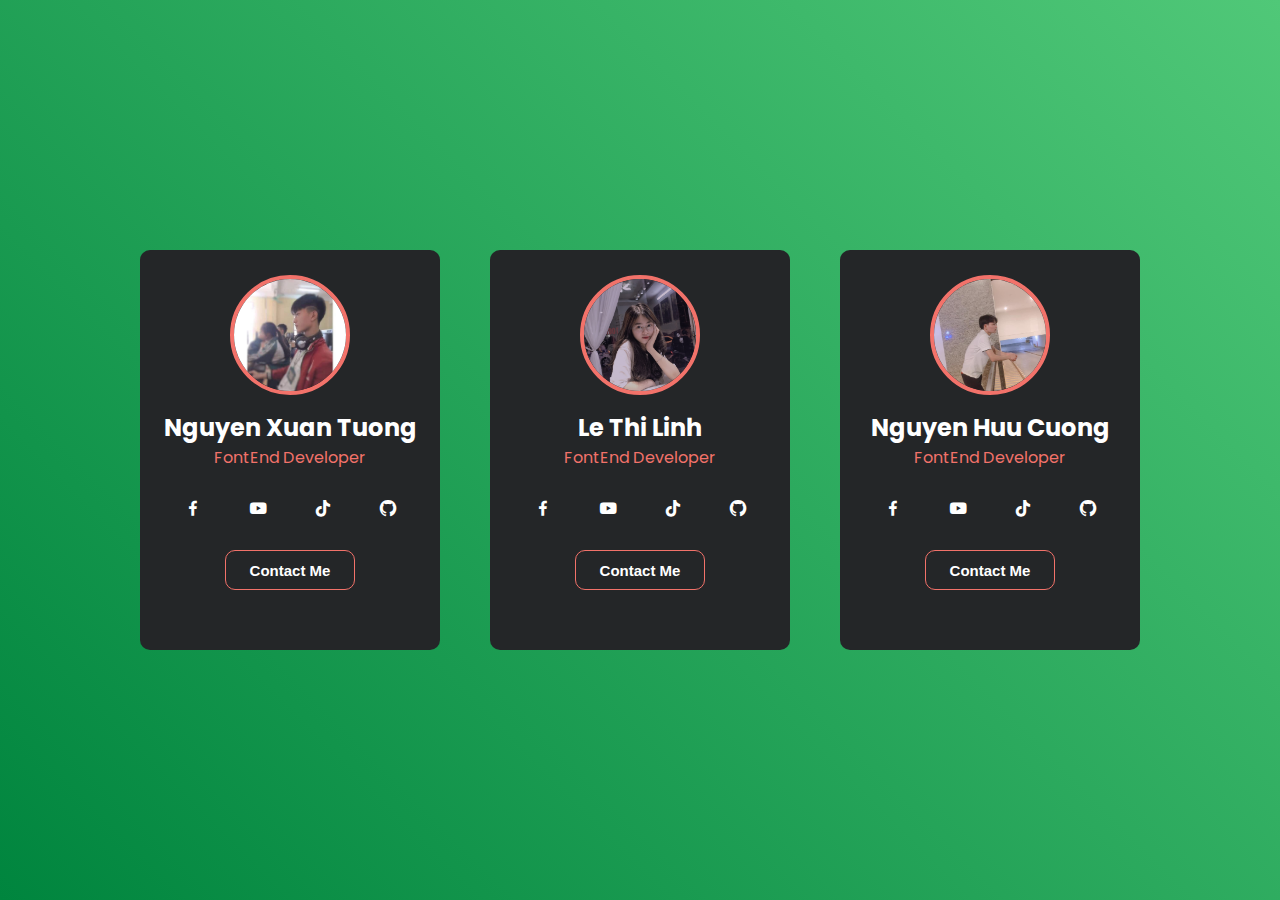
<file: index.html>
<!DOCTYPE html>
<html lang="en">
<head>
    <meta charset="UTF-8">
    <meta http-equiv="X-UA-Compatible" content="IE=edge">
    <meta name="viewport" content="width=device-width, initial-scale=1.0">
    <title>Profile Card</title>
    <link href='https://unpkg.com/boxicons@2.0.9/css/boxicons.min.css' rel='stylesheet'>
    <link rel="stylesheet" href="Style_day_2.css">
</head>
<body>
    <div class="card">
        <div class="card__img">
            <img src="./image/111.jpg" alt="">
        </div>
        <h2>Nguyen Xuan Tuong</h2>
        <p>FontEnd Developer</p>

        <div class="card__social">
            <a href="https://www.facebook.com/xuantuong.nguyen.16718" target="_black">
                <i class='bx bxl-facebook'></i>
            </a>
            <a href="" target="_black">
                <i class='bx bxl-youtube' ></i>
            </a>
            <a href="" target="_black">
                <i class='bx bxl-tiktok' ></i>
            </a>
            <a href="" target="_black">
                <i class='bx bxl-github'></i>
            </a>
        </div>
            <button>Contact Me</button>
    </div>

    <!-- Profile Card -->

    <div class="card">
        <div class="card__img">
            <img src="./image/168246756_173085137976159_1000350171038331927_n.jpg" alt="">
        </div>
        <h2>Le Thi Linh</h2>
        <p>FontEnd Developer</p>

        <div class="card__social">
            <a href="https://www.facebook.com/profile.php?id=100058240227288" target="_black">
                <i class='bx bxl-facebook'></i>
            </a>
            <a href="" target="_black">
                <i class='bx bxl-youtube' ></i>
            </a>
            <a href="" target="_black">
                <i class='bx bxl-tiktok' ></i>
            </a>
            <a href="" target="_black">
                <i class='bx bxl-github'></i>
            </a>
        </div>
            <button>Contact Me</button>
    </div>

    <!-- Profile Card -->

    <div class="card">
        <div class="card__img">
            <img src="./image/239852567_938722550401170_8208466271978610592_n.jpg" alt="">
        </div>
        <h2>Nguyen Huu Cuong</h2>
        <p>FontEnd Developer</p>

        <div class="card__social">
            <a href="https://www.facebook.com/profile.php?id=100027903015480" target="_black">
                <i class='bx bxl-facebook'></i>
            </a>
            <a href="" target="_black">
                <i class='bx bxl-youtube' ></i>
            </a>
            <a href="" target="_black">
                <i class='bx bxl-tiktok' ></i>
            </a>
            <a href="" target="_black">
                <i class='bx bxl-github'></i>
            </a>
        </div>
            <button>Contact Me</button>
    </div>

    <!-- Profile Card -->
</body>
</html>
</file>
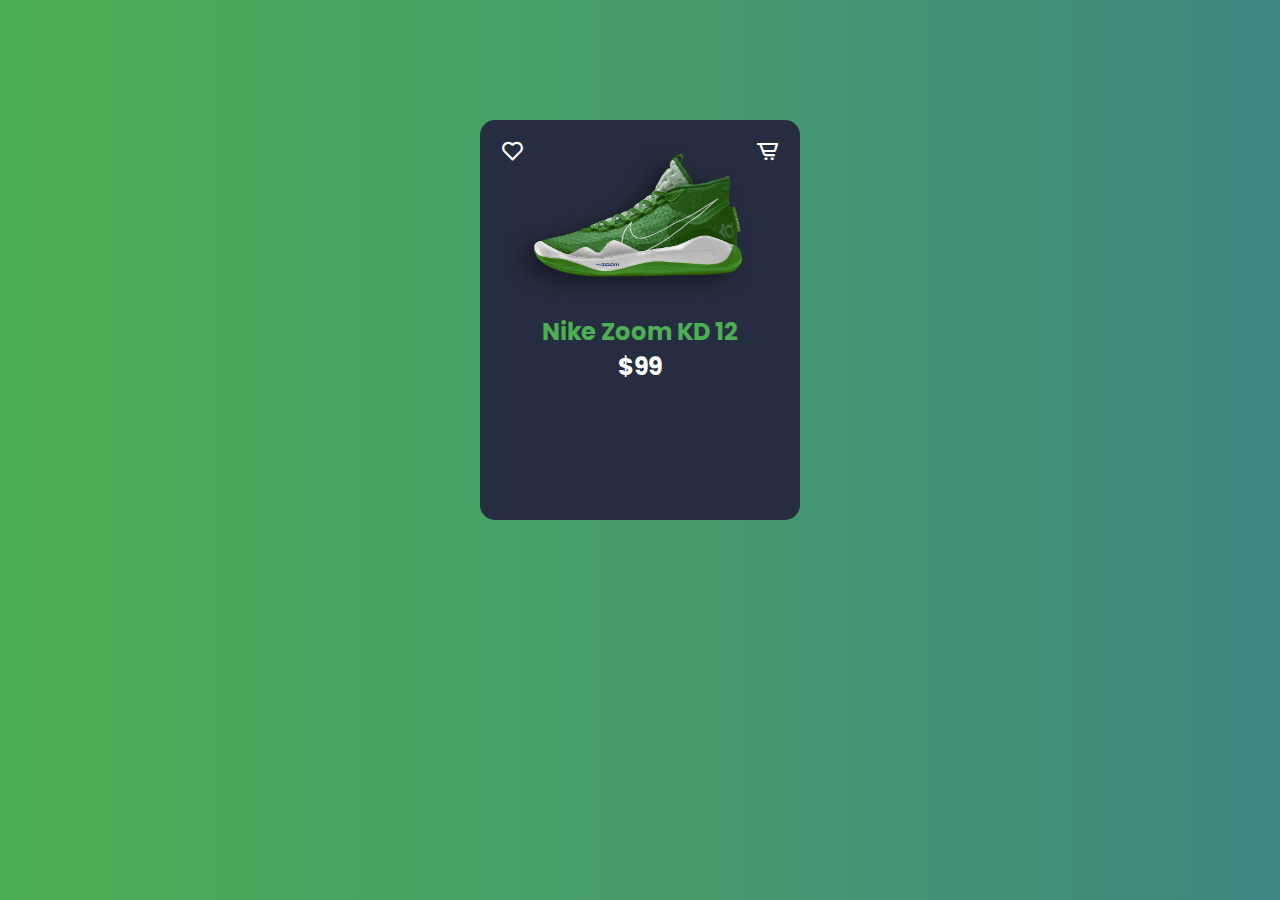
<file: Day_1/index.html>
<!DOCTYPE html>
<html lang="en">
<head>
    <meta charset="UTF-8">
    <meta http-equiv="X-UA-Compatible" content="IE=edge">
    <meta name="viewport" content="width=device-width, initial-scale=1.0">
    <title>Product Card</title>
    <link href='https://unpkg.com/boxicons@2.0.9/css/boxicons.min.css' rel='stylesheet'>
    <link rel="stylesheet" href="Style_day_1.css">
</head>
<body>
    <div class="card">
        <div class="card__heart">
            <i class='bx bx-heart'></i>
        </div>
        <div class="card__cart">
            <i class='bx bx-cart-alt'></i>
        </div>
        <div class="card__img">
            <img src="./image/Nike Zoom KD 12.png" alt="">
        </div>
        <div class="card__title">
            Nike Zoom KD 12
        </div>
        <div class="card__price">
            $99
        </div>
        <div class="card__size">
            <h3>Size:</h3>
            <span>6</span>
            <span>7</span>
            <span>8</span>
            <span>9</span>
        </div>
        <div class="card__color">
            <h3>Color:</h3>
            <span class="card__color__green"></span>
            <span class="card__color--red"></span>
            <span class="card__color--black"></span>
        </div>
        <div class="card__action">
            <button>Buy Now</button>
            <button>Add Cart</button>
        </div>
    </div>
</body>
</html>
</file>
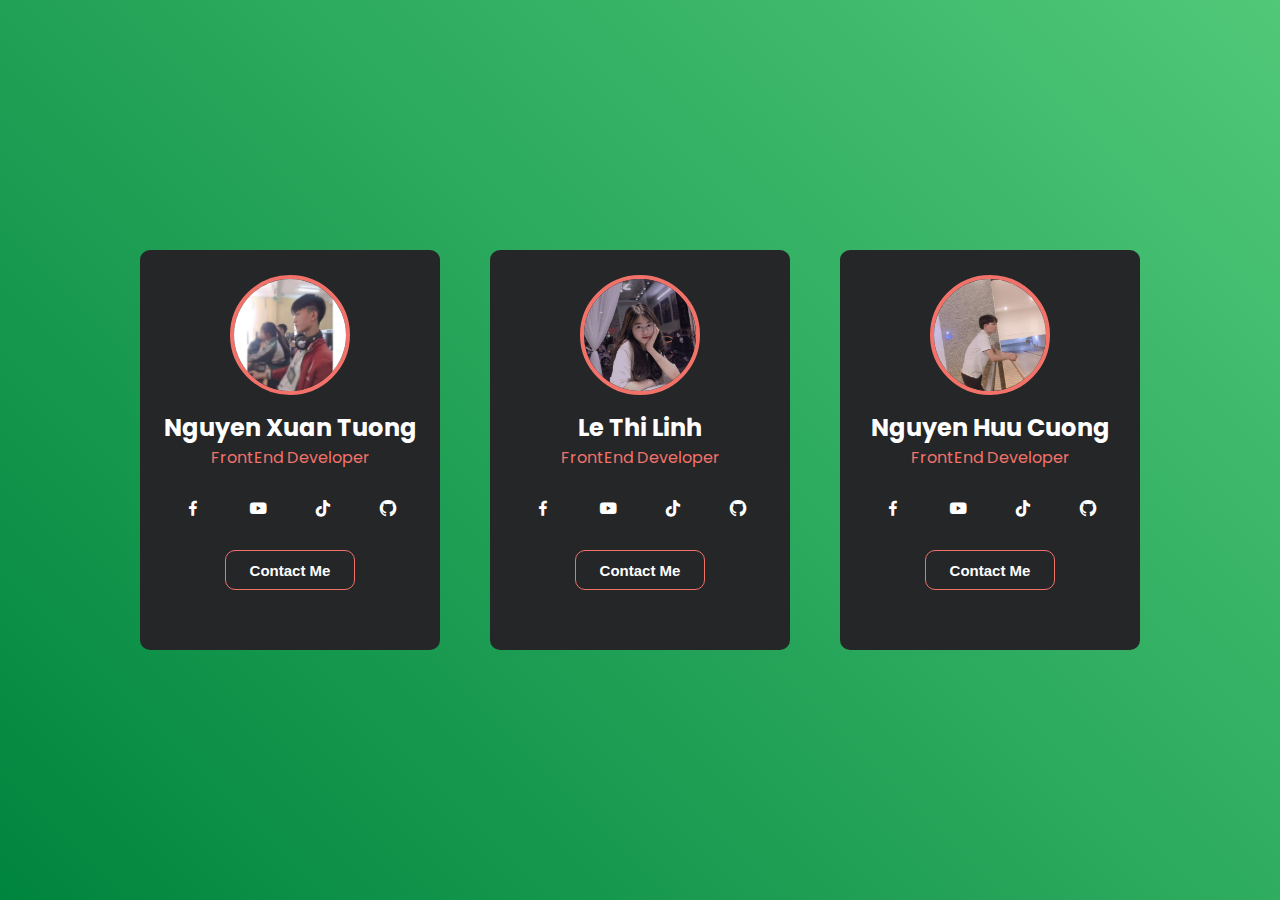
<file: Day_2/index.html>
<!DOCTYPE html>
<html lang="en">
<head>
    <meta charset="UTF-8">
    <meta http-equiv="X-UA-Compatible" content="IE=edge">
    <meta name="viewport" content="width=device-width, initial-scale=1.0">
    <title>Profile Card</title>
    <link href='https://unpkg.com/boxicons@2.0.9/css/boxicons.min.css' rel='stylesheet'>
    <link rel="stylesheet" href="Style_day_2.css">
</head>
<body>
    <div class="card">
        <div class="card__img">
            <img src="./image/111.jpg" alt="">
        </div>
        <h2>Nguyen Xuan Tuong</h2>
        <p>FrontEnd Developer</p>

        <div class="card__social">
            <a href="https://www.facebook.com/xuantuong.nguyen.16718" target="_black">
                <i class='bx bxl-facebook'></i>
            </a>
            <a href="" target="_black">
                <i class='bx bxl-youtube' ></i>
            </a>
            <a href="" target="_black">
                <i class='bx bxl-tiktok' ></i>
            </a>
            <a href="" target="_black">
                <i class='bx bxl-github'></i>
            </a>
        </div>
            <button>Contact Me</button>
    </div>

    <!-- Profile Card -->

    <div class="card">
        <div class="card__img">
            <img src="./image/168246756_173085137976159_1000350171038331927_n.jpg" alt="">
        </div>
        <h2>Le Thi Linh</h2>
        <p>FrontEnd Developer</p>

        <div class="card__social">
            <a href="https://www.facebook.com/profile.php?id=100058240227288" target="_black">
                <i class='bx bxl-facebook'></i>
            </a>
            <a href="" target="_black">
                <i class='bx bxl-youtube' ></i>
            </a>
            <a href="" target="_black">
                <i class='bx bxl-tiktok' ></i>
            </a>
            <a href="" target="_black">
                <i class='bx bxl-github'></i>
            </a>
        </div>
            <button>Contact Me</button>
    </div>

    <!-- Profile Card -->

    <div class="card">
        <div class="card__img">
            <img src="./image/239852567_938722550401170_8208466271978610592_n.jpg" alt="">
        </div>
        <h2>Nguyen Huu Cuong</h2>
        <p>FrontEnd Developer</p>

        <div class="card__social">
            <a href="https://www.facebook.com/profile.php?id=100027903015480" target="_black">
                <i class='bx bxl-facebook'></i>
            </a>
            <a href="" target="_black">
                <i class='bx bxl-youtube' ></i>
            </a>
            <a href="" target="_black">
                <i class='bx bxl-tiktok' ></i>
            </a>
            <a href="" target="_black">
                <i class='bx bxl-github'></i>
            </a>
        </div>
            <button>Contact Me</button>
    </div>

    <!-- Profile Card -->
</body>
</html>
</file>
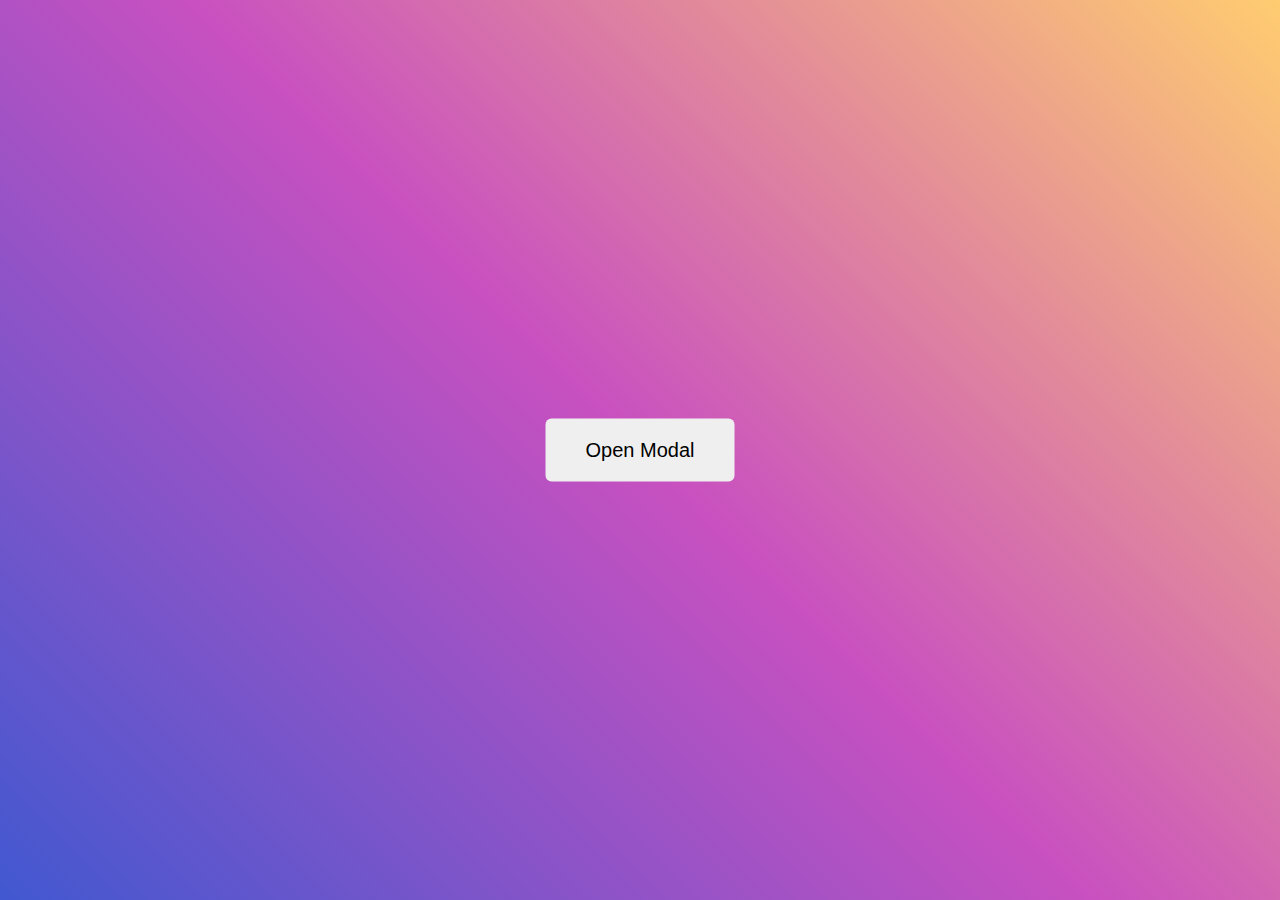
<file: Day_3/index.html>
<!DOCTYPE html>
<html lang="en">
<head>
    <meta charset="UTF-8">
    <meta http-equiv="X-UA-Compatible" content="IE=edge">
    <meta name="viewport" content="width=device-width, initial-scale=1.0">
    <title>Create Modal</title>
    <link rel="stylesheet" href="https://cdnjs.cloudflare.com/ajax/libs/font-awesome/6.0.0-beta2/css/all.min.css">
    <link rel="stylesheet" href="style.css">
</head>
<body>
    <button class="open-modal-btn">Open Modal</button>
    <div class="modal hide">
        <div class="modal__inner">
            <div class="modal__header">
                <p>Welcome to Nodemy</p>
                <i class="fas fa-times"></i>
            </div>
            <div class="modal__body">
                <h2>Modal</h2>
                <p>Đây là phần body của Modal</p>
            </div>
            <div class="modal__footer">
                <button>Close</button>
            </div>
        </div>
    </div>
</body>
<script src="main.js"></script>
</html>
</file>
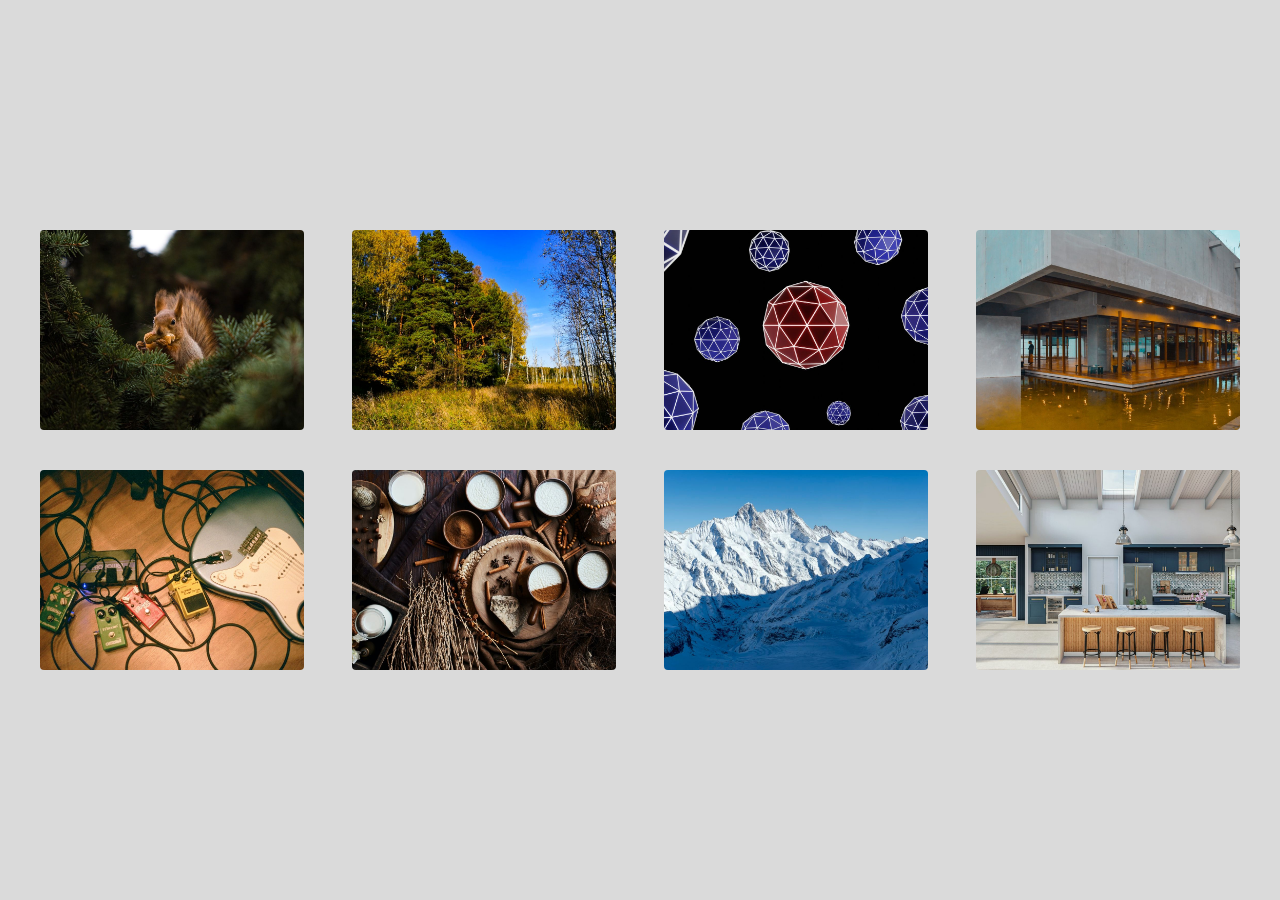
<file: Day_4/index.html>
<!DOCTYPE html>
<html lang="en">
<head>
    <meta charset="UTF-8">
    <meta http-equiv="X-UA-Compatible" content="IE=edge">
    <meta name="viewport" content="width=device-width, initial-scale=1.0">
    <title>Image Gallery</title>
    <link rel="stylesheet" href="https://cdnjs.cloudflare.com/ajax/libs/font-awesome/6.0.0-beta2/css/all.min.css">
    <link rel="stylesheet" href="style.css">
</head>
<body>
    <div class="wrapper">
        <div class="image">
            <img src="./image/img1.jpeg" alt="">
        </div>
        <div class="image">
            <img src="./image/img2.jpeg" alt="">
        </div>
        <div class="image">
            <img src="./image/img3.jpeg" alt="">
        </div>
        <div class="image">
            <img src="./image/img4.jpeg" alt="">
        </div>
        <div class="image">
            <img src="./image/img5.jpeg" alt="">
        </div>
        <div class="image">
            <img src="./image/img6.jpeg" alt="">
        </div>
        <div class="image">
            <img src="./image/img7.jpeg" alt="">
        </div>
        <div class="image">
            <img src="./image/img8.jpeg" alt="">
        </div>
    </div>

    <div class="gallery">
        <div class="close">
            <i class="fas fa-times"></i>
        </div>
            <div class="gallery__inner">
                <img src="./image/img8.jpeg" alt="">
            </div>

            <div class="control prev">
                <i class="fas fa-chevron-left"></i>
            </div>
            <div class="control next">
                <i class="fas fa-chevron-right"></i>
            </div>

        </div>
</body>
<script src="main.js"></script>
</html>
</file>
<file: Style_day_2.css>
@import url('https://fonts.googleapis.com/css2?family=Poppins:ital,wght@0,100;0,200;0,300;0,400;0,500;1,100;1,200;1,300;1,400&family=Roboto&display=swap');

:root {
    --primary-color : #f2726a;
}
* {
    margin: 0;
    padding: 0;
    box-sizing: border-box;
}

body {
    height: 100vh;
    background: linear-gradient(45deg, #00853e, #50c878);
    display: flex;
    justify-content: center;
    align-items: center;
    font-family: "Poppins";
}

.card {
    width: 300px;
    height: 400px;
    border-radius: 10px;
    background: #242628;
    text-align: center;
    color: white;
    overflow: hidden;
    margin: 0 25px;
}

img {
    object-fit: cover;
    width: 100%;
    height: 100%;
    object-position: center;
}

.card__img {
    width: 120px;
    height: 120px;
    border: 4px solid var(--primary-color);
    border-radius: 50%;
    overflow: hidden;
    margin: 0 auto;
    transform: translateY(25px);
    transition: 0.3s;
}

.card h2 {
    margin-top: 40px;
}

.card p {
    color: var(--primary-color);
}

.card__social {
    margin: 25px 20px;
}

.card__social a{
    font-size: 20px;
    color: white;
    margin: 25px 20px 40px;
    text-decoration: none;
    transition: 0.25s;
}

.card__social a:hover {
    color: var(--primary-color);
}

.card button {
    width: 130px;
    height: 40px;
    border: 1px solid var(--primary-color);
    background: transparent;
    border-radius: 10px;
    color: white;
    font-weight: bold;
    transition: 0.5s;
    outline: none;
    padding: 10px 20px;
    font-size: 15px;
}

.card button:hover {
    background: var(--primary-color);
    cursor: pointer;
    transform: scale(0.9);
}

.card__img:hover {
    width: 100%;
    height: 100%;
    border-radius: unset;
    transform: none;
    border: none;
    cursor: pointer;
}
</file>
<file: Day_1/Style_day_1.css>
@import url('https://fonts.googleapis.com/css2?family=Poppins:ital,wght@0,100;0,200;0,300;0,400;0,500;1,100;1,200;1,300;1,400&family=Roboto&display=swap');
:root {
    --primary-color : #4daf54;
    --primary-color_heart : #f2726a;

}

* {
    margin: 0;
    padding: 0;
    box-sizing: border-box;
}

body {
    background: linear-gradient(to right, #4daf54, #3d8880);
    height: 80vh;
    font-family: "Poppins";
}

.card {
    width: 320px;
    height: 400px;
    margin: 120px auto;
    background: #272d40;
    border-radius: 15px;
    padding: 20px;
    color: white;
    position: relative;
}

.card__heart, .card__cart {
    font-size: 25px;
    left: 20px;
    top: 15px;
    position: absolute;
    cursor: pointer;
    z-index: 2;
}

.card__heart:hover {
    color: var(--primary-color_heart);
    background: var(--primary-color-heart);
}
.card__cart {
    right: 20px;
    top: 15px;
    left: unset;
}

.card__img {
    width: 90%;
    transition: 0.5s;
}

.card__img img {
    width: 100%;
    height: 100%;
    object-fit: cover; 
}

.card__title, .card__price {
    text-align: center;
    font-size: 24px;
    font-weight: bold;
    transition: 0.5s;
}

.card__title {
    color: var(--primary-color);
}

.card__size, .card__color {
    display: flex;
    align-items: center;
    margin-bottom: 18px;
}

.card__size span {
    padding: 2px 10px;
    background: #dadada;
    color: black;
    border-radius: 5px;
    margin: 0 10px;
}

.card__color span {
    width: 19px;
    height: 19px;
    border-radius: 50%;
    margin: 0 7px;
}

.card__color__green {
    background: green;
}

.card__color--red {
    background: red;
}

.card__color--black {
    background: black;
}

.card__action button {
    background: var(--primary-color);
    outline: none;
    border: none;
    color: #fff;
    padding: 10px 20px;
    border-radius: 5px;
    font-weight: bold;
    margin-right: 8px;
    transition: 0.3s;
}

.card:hover .card__img {
    transform: translateY(-90px) rotate(-20deg);
}

.card:hover .card__title {
    transform: translate(-46px, -72px);
}

.card:hover .card__price {
    transform: translate(-117px, -72px);
}

.card__size {
    margin-top: 150px;
}

.card__size, .card__color, .card__action {
    visibility: hidden;
    opacity: 0;
    transition: 0.5s;
    transition-delay: 0.3s;
}

.card:hover .card__size,  
.card:hover .card__color, 
.card:hover .card__action {
    visibility: visible;
    opacity: 100;
}

.card:hover .card__size {
    margin-top: -20px;
}

.card__action button:hover {
    transform: scale(0.9);
    cursor: pointer;
}
</file>
<file: Day_2/Style_day_2.css>
@import url('https://fonts.googleapis.com/css2?family=Poppins:ital,wght@0,100;0,200;0,300;0,400;0,500;1,100;1,200;1,300;1,400&family=Roboto&display=swap');

:root {
    --primary-color : #f2726a;
}
* {
    margin: 0;
    padding: 0;
    box-sizing: border-box;
}

body {
    height: 100vh;
    background: linear-gradient(45deg, #00853e, #50c878);
    display: flex;
    justify-content: center;
    align-items: center;
    font-family: "Poppins";
}

.card {
    width: 300px;
    height: 400px;
    border-radius: 10px;
    background: #242628;
    text-align: center;
    color: white;
    overflow: hidden;
    margin: 0 25px;
}

img {
    object-fit: cover;
    width: 100%;
    height: 100%;
    object-position: center;
}

.card__img {
    width: 120px;
    height: 120px;
    border: 4px solid var(--primary-color);
    border-radius: 50%;
    overflow: hidden;
    margin: 0 auto;
    transform: translateY(25px);
    transition: 0.3s;
}

.card h2 {
    margin-top: 40px;
}

.card p {
    color: var(--primary-color);
}

.card__social {
    margin: 25px 20px;
}

.card__social a{
    font-size: 20px;
    color: white;
    margin: 25px 20px 40px;
    text-decoration: none;
    transition: 0.25s;
}

.card__social a:hover {
    color: var(--primary-color);
}

.card button {
    width: 130px;
    height: 40px;
    border: 1px solid var(--primary-color);
    background: transparent;
    border-radius: 10px;
    color: white;
    font-weight: bold;
    transition: 0.5s;
    outline: none;
    padding: 10px 20px;
    font-size: 15px;
}

.card button:hover {
    background: var(--primary-color);
    cursor: pointer;
    transform: scale(0.9);
}

.card__img:hover {
    width: 100%;
    height: 100%;
    border-radius: unset;
    transform: none;
    border: none;
    cursor: pointer;
}
</file>
<file: Day_3/style.css>
:root {
    --primary-color : #e26e70;
}

* {
    margin: 0;
    padding: 0;
    box-sizing: border-box;
}

body {
    height: 100vh;
    overflow: hidden;
    font-family: sans-serif;
    background: linear-gradient( 
        45deg, rgb(65, 88, 208) 0%, rgb(200, 80, 192) 50%, rgb(255, 204, 112) 100% );
}

.open-modal-btn {
    padding: 20px 40px;
    border: none;
    outline: none;
    border-radius: 6px;
    position: relative;
    top: 50%;
    left: 50%;
    transform: translate(-50%, -50%);
    font-size: 20px;
}

.modal {
    background: rgba(0, 0, 0, 0.6);
    position: fixed;
    top: 0;
    height: 100vh;
    width: 100vw;
}

.modal__inner {
    width: 400px;
    position: relative;
    top: 30%;
    margin: auto;
    background: white;
    border-radius: 5px;
    overflow: hidden;
    animation: modalShow 0.3s linear;
}

.modal__header {
    display: flex;
    justify-content: space-between;
    align-items: center;
    padding: 15px;
    background: var(--primary-color);
    color: white;
}

.modal__header i {
    cursor: pointer;
}

.modal__body {
    padding: 15px;
}

.modal__body h2 {
    margin-bottom: 10px;
    color: var(--primary-color);
}

.modal__footer {
    padding: 15px;
    text-align: right;
}

.modal__footer button {
    padding: 10px 20px;
    color: white;
    background: var(--primary-color);
    border: none;
    border-radius: 5px;
    outline: none;
    cursor: pointer;
}

.hide {
    display: none;
}

@keyframes modalShow {
    from{
        top: -200px;
        opacity: 0;
    }
    
    to {    
        top: 30%;
        opacity: 1;
    }
}
</file>
<file: Day_4/style.css>
* {
    margin: 0;
    padding: 0;
    box-sizing: border-box;
    /* border: 1px solid #000; */
}

body {
    height: 100vh;
    background: #dadada;
    overflow: hidden;
    display: flex;
    justify-content: center;
    align-items: center;
}

.wrapper {
    width: 1200px;
    display: flex;
    flex-wrap: wrap;
    margin: 0 auto;
    justify-content: space-between;
}

img {
    width: 100%;
    height: 100%;
    object-fit: cover;
    object-position: center;
    transition: 0.25s;
    cursor: pointer;
}
.image {
    width: 22%;
    border-radius: 4px;
    overflow: hidden;
    height: 200px;
    margin: 20px 0;
}

.image:hover img {
    transform: scale(1.2);
}

.gallery {
    position: fixed;
    width: 100%;
    height: 100%;
    background: rgb(0, 0, 0, 0.6);
    display: flex;
    align-items: center;
    color: white;
    opacity: 0;
    pointer-events: none; 
    transform: scale(0.8);
    transition: 0.5s;
}

.close {
    position: fixed;
    top: 15px;
    right: 25px;
    font-size: 30px;
}

.control {
    font-size: 40px;
    color: rgba(56, 56, 56, 0.8);
    position: absolute;
}

.control.prev{
    left: 15px;
    cursor: pointer;
}
.control.next{
    right: 15px;
    cursor: pointer;
}

.gallery__inner {
    width: 70%;
    height: 70%;
    margin: 0 auto;
}

.show {
    opacity: 1;
    pointer-events: auto; 
    transform: scale(1);
}

.hide {
    display: none;
}
</file>
